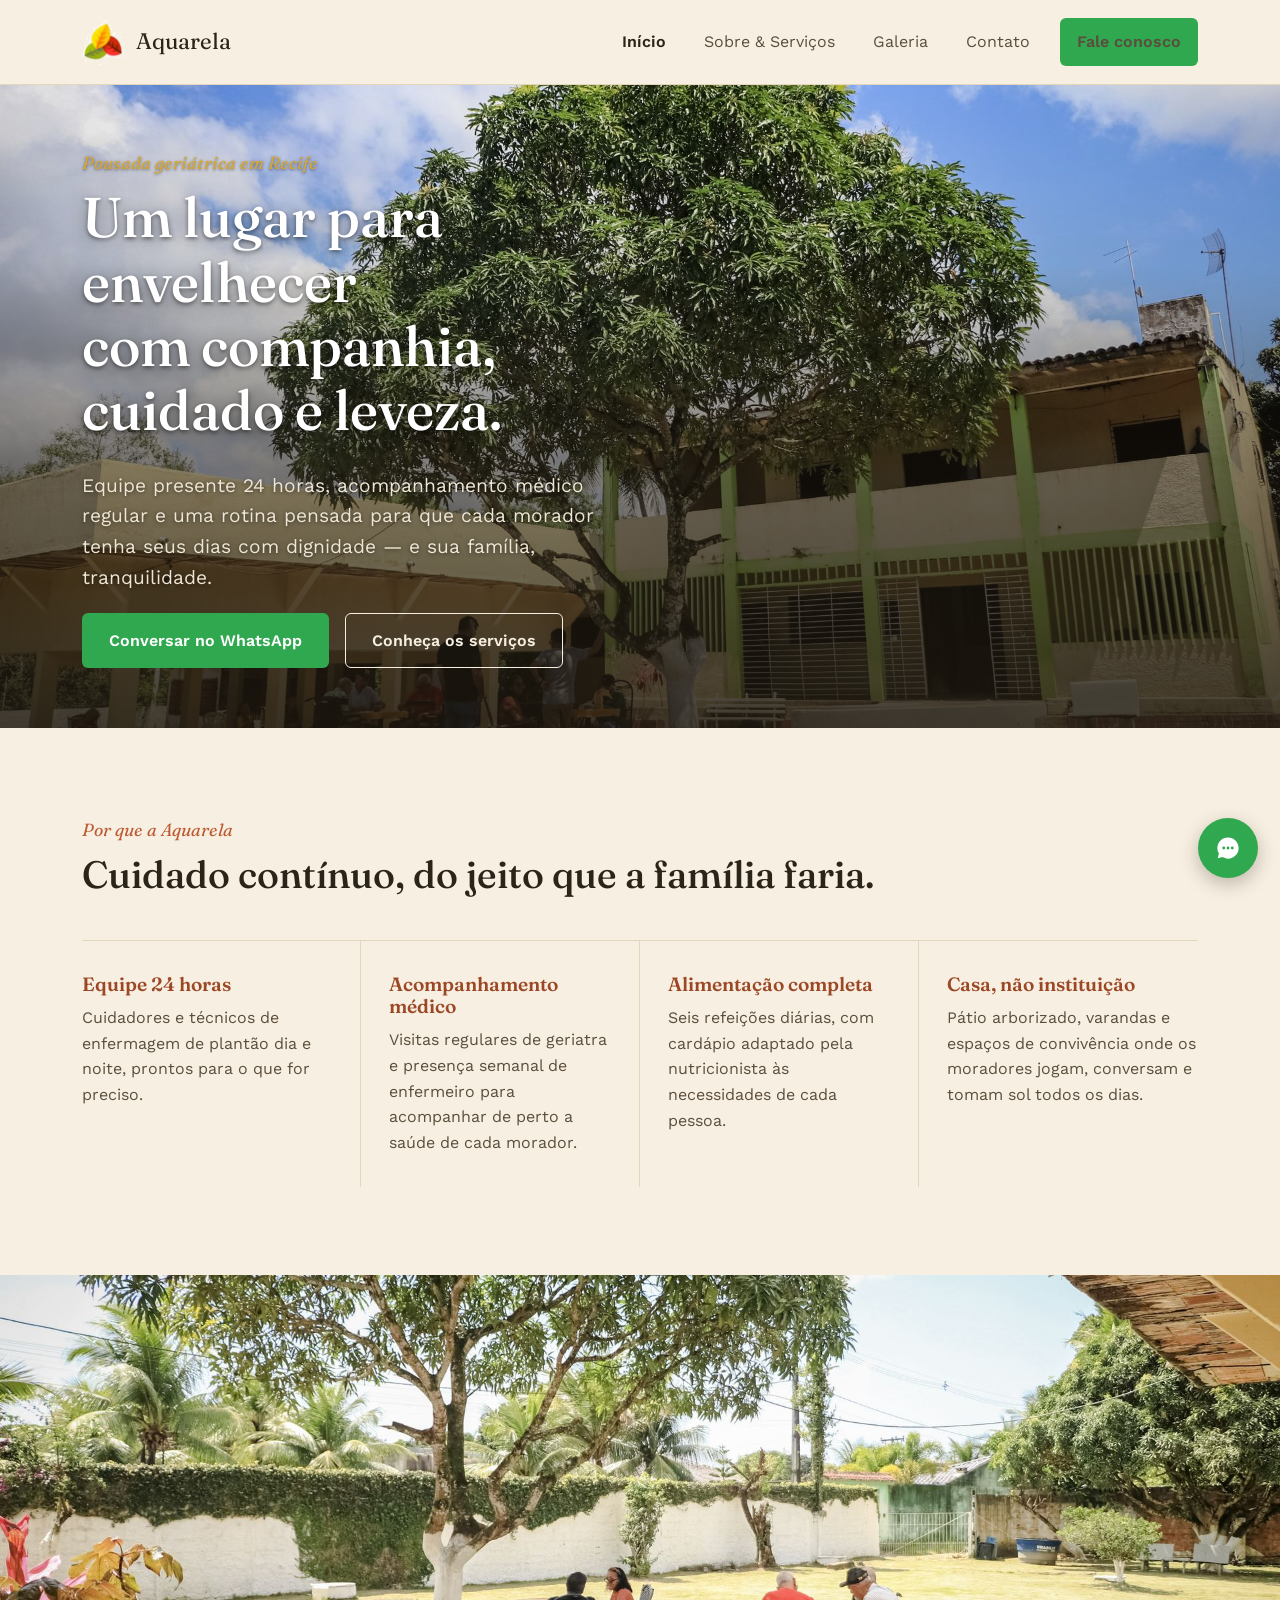
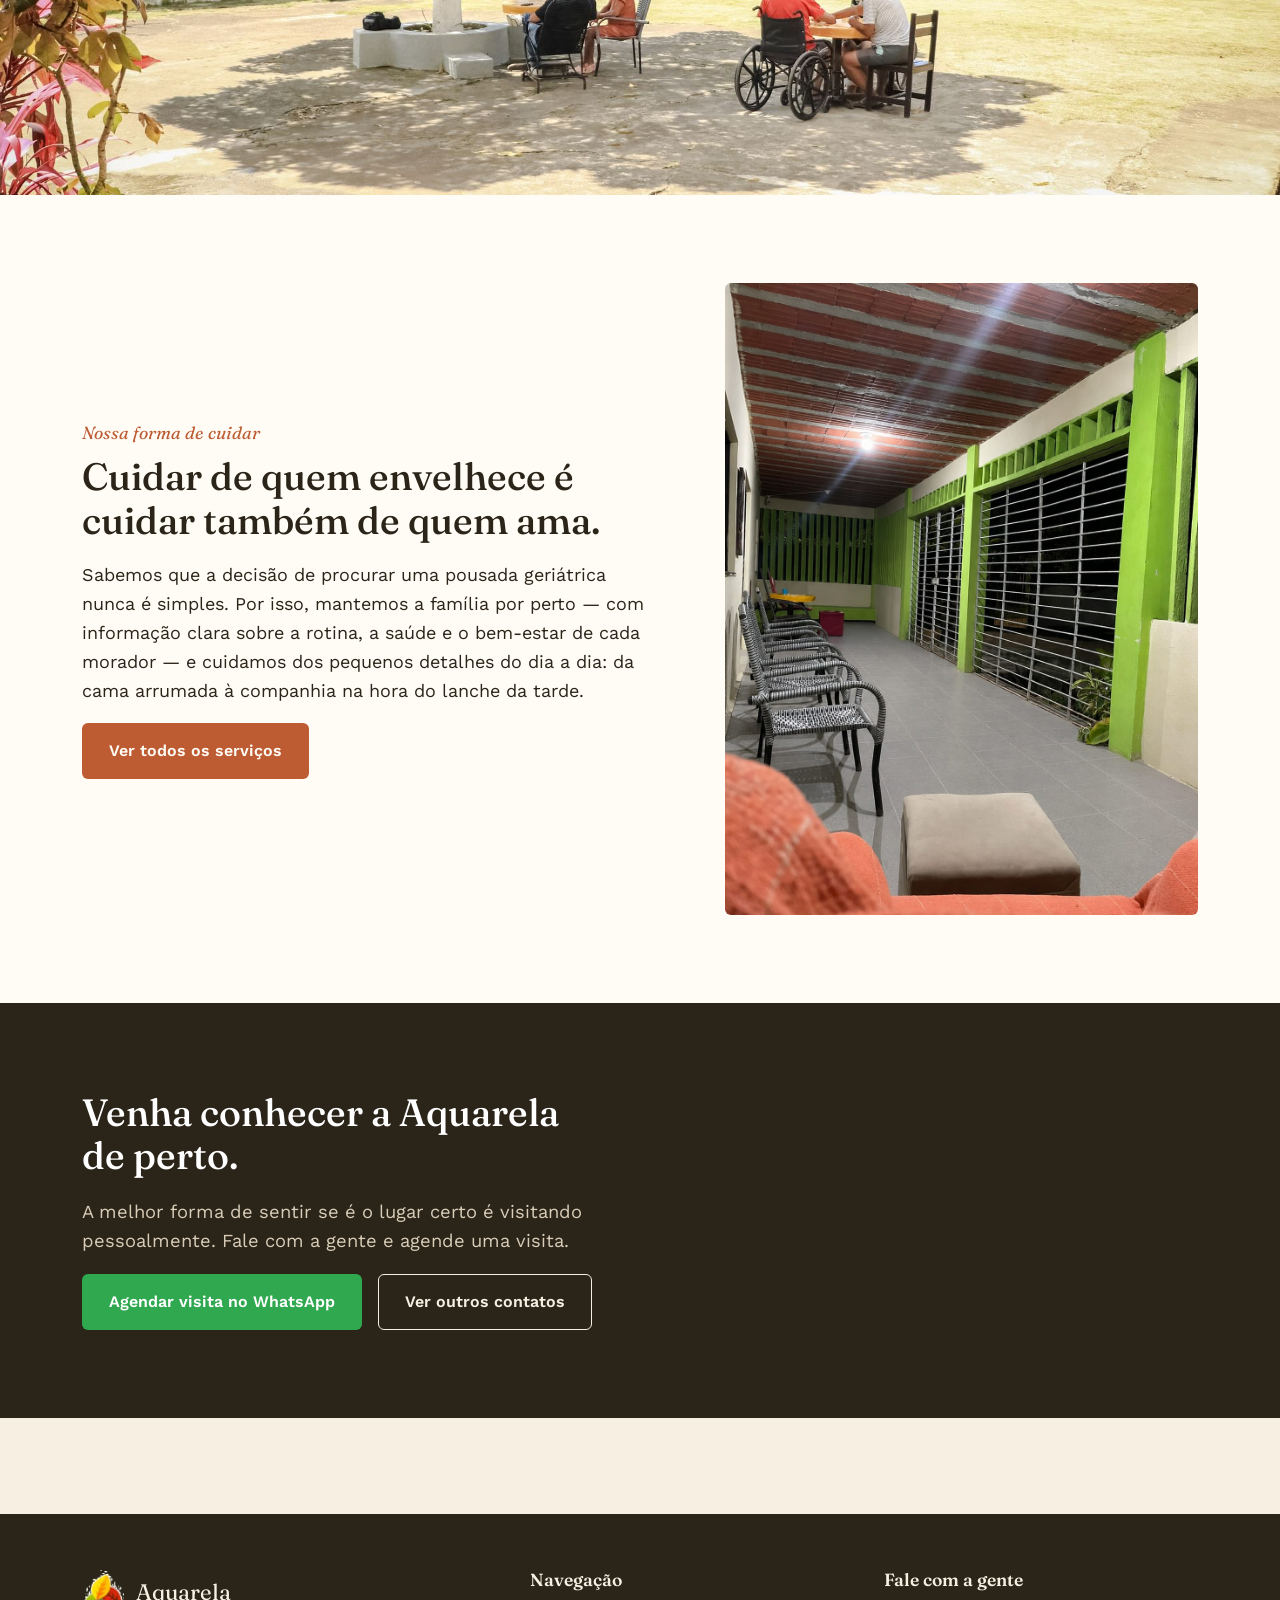
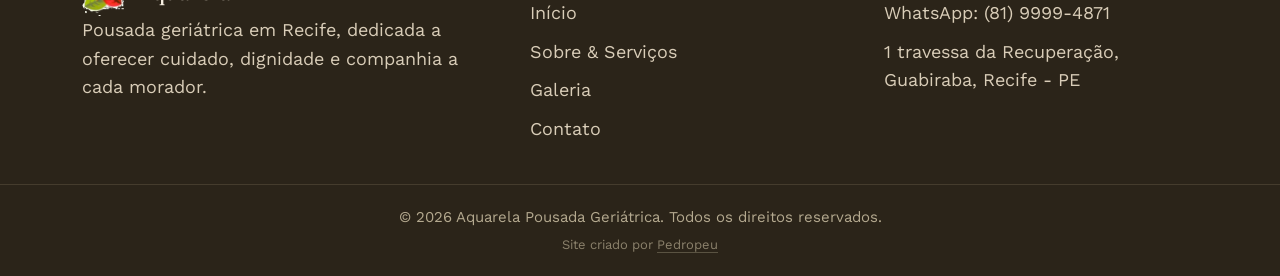
<file: index.html>
<!DOCTYPE html>
<html lang="pt-BR">
<head>
<meta charset="UTF-8">
<meta name="viewport" content="width=device-width, initial-scale=1.0">
<title>Aquarela Pousada Geriátrica — Cuidado e acolhimento em Recife</title>
<meta name="description" content="Pousada geriátrica em Recife com equipe multidisciplinar 24h, acompanhamento médico e de enfermagem, alimentação completa e um ambiente acolhedor para quem você ama.">
<link rel="canonical" href="https://aquarelapousadageriatrica.com.br/">
<meta property="og:type" content="website">
<meta property="og:locale" content="pt_BR">
<meta property="og:site_name" content="Aquarela Pousada Geriátrica">
<meta property="og:title" content="Aquarela Pousada Geriátrica — Cuidado e acolhimento em Recife">
<meta property="og:description" content="Pousada geriátrica em Recife com equipe multidisciplinar 24h, acompanhamento médico e de enfermagem, alimentação completa e um ambiente acolhedor para quem você ama.">
<meta property="og:url" content="https://aquarelapousadageriatrica.com.br/">
<meta property="og:image" content="https://aquarelapousadageriatrica.com.br/assets/og-image.jpg">
<meta name="twitter:card" content="summary_large_image">
<link rel="icon" href="assets/logo/logo-icon.png">
<link rel="preconnect" href="https://fonts.googleapis.com">
<link rel="preconnect" href="https://fonts.gstatic.com" crossorigin>
<link href="https://fonts.googleapis.com/css2?family=Fraunces:ital,opsz,wght@0,9..144,400;0,9..144,500;0,9..144,600;1,9..144,500&family=Work+Sans:wght@400;500;600;700&display=swap" rel="stylesheet">
<link rel="stylesheet" href="assets/css/base.css">
<link rel="stylesheet" href="style.css">
</head>
<body>

<header class="site-header">
  <div class="container">
    <a href="./" class="brand">
      <img src="assets/logo/logo-icon.png" alt="Aquarela Pousada Geriátrica">
      <span>Aquarela</span>
    </a>
    <button class="nav-toggle" aria-label="Abrir menu" aria-expanded="false">
      <svg viewBox="0 0 24 24" fill="none" stroke="currentColor" stroke-width="2"><line x1="3" y1="6" x2="21" y2="6"/><line x1="3" y1="12" x2="21" y2="12"/><line x1="3" y1="18" x2="21" y2="18"/></svg>
    </button>
    <nav class="main-nav">
      <a href="./" class="active">Início</a>
      <a href="sobre/index.html">Sobre &amp; Serviços</a>
      <a href="galeria/index.html">Galeria</a>
      <a href="contato/index.html">Contato</a>
      <a class="btn btn-whatsapp" href="https://wa.me/558199994871?text=Ol%C3%A1!%20Vim%20pelo%20site%20e%20gostaria%20de%20saber%20mais%20sobre%20a%20Aquarela%20Pousada." target="_blank" rel="noopener">Fale conosco</a>
    </nav>
  </div>
</header>

<main>

  <!-- HERO -->
  <section class="hero">
    <div class="hero-media">
      <img src="assets/photos/web/03.jpg" alt="Fachada da Aquarela Pousada Geriátrica, com uma grande mangueira no pátio central">
    </div>
    <div class="hero-text">
      <div class="container">
        <span class="kicker">Pousada geriátrica em Recife</span>
        <h1>Um lugar para envelhecer com&nbsp;companhia, cuidado e leveza.</h1>
        <p class="hero-lede">Equipe presente 24 horas, acompanhamento médico regular e uma rotina pensada para que cada morador tenha seus dias com dignidade — e sua família, tranquilidade.</p>
        <div class="hero-actions">
          <a class="btn btn-whatsapp" href="https://wa.me/558199994871?text=Ol%C3%A1!%20Vim%20pelo%20site%20e%20gostaria%20de%20saber%20mais%20sobre%20a%20Aquarela%20Pousada." target="_blank" rel="noopener">
            Conversar no WhatsApp
          </a>
          <a class="btn btn-outline hero-outline" href="sobre/index.html">Conheça os serviços</a>
        </div>
      </div>
    </div>
  </section>

  <!-- DIFERENCIAIS -->
  <section class="section">
    <div class="container">
      <span class="kicker">Por que a Aquarela</span>
      <h2>Cuidado contínuo, do jeito que a família faria.</h2>
      <div class="diferenciais reveal">
        <div class="diferencial">
          <h3>Equipe 24 horas</h3>
          <p>Cuidadores e técnicos de enfermagem de plantão dia e noite, prontos para o que for preciso.</p>
        </div>
        <div class="diferencial">
          <h3>Acompanhamento médico</h3>
          <p>Visitas regulares de geriatra e presença semanal de enfermeiro para acompanhar de perto a saúde de cada morador.</p>
        </div>
        <div class="diferencial">
          <h3>Alimentação completa</h3>
          <p>Seis refeições diárias, com cardápio adaptado pela nutricionista às necessidades de cada pessoa.</p>
        </div>
        <div class="diferencial">
          <h3>Casa, não instituição</h3>
          <p>Pátio arborizado, varandas e espaços de convivência onde os moradores jogam, conversam e tomam sol todos os dias.</p>
        </div>
      </div>
    </div>
  </section>

  <!-- FOTO DESTAQUE -->
  <section class="feature-photo">
    <img src="assets/photos/web/10.jpg" alt="Moradores conversam à sombra de uma árvore no pátio da pousada">
    <div class="feature-photo-caption container reveal">
      <p>Todos os dias, o pátio se enche de conversa, dominó e sombra de mangueira.</p>
    </div>
  </section>

  <!-- FILOSOFIA -->
  <section class="section section-alt">
    <div class="container philosophy reveal">
      <div>
        <span class="kicker">Nossa forma de cuidar</span>
        <h2>Cuidar de quem envelhece é cuidar também de quem ama.</h2>
        <p>Sabemos que a decisão de procurar uma pousada geriátrica nunca é simples. Por isso, mantemos a família por perto — com informação clara sobre a rotina, a saúde e o bem-estar de cada morador — e cuidamos dos pequenos detalhes do dia a dia: da cama arrumada à companhia na hora do lanche da tarde.</p>
        <a class="btn btn-primary" href="sobre/index.html">Ver todos os serviços</a>
      </div>
      <img src="assets/photos/web/14.jpg" alt="Varanda coberta e iluminada da pousada, com poltrona de vime">
    </div>
  </section>

  <!-- CTA FINAL -->
  <section class="cta-final">
    <div class="container reveal">
      <h2>Venha conhecer a Aquarela de perto.</h2>
      <p>A melhor forma de sentir se é o lugar certo é visitando pessoalmente. Fale com a gente e agende uma visita.</p>
      <div class="hero-actions">
        <a class="btn btn-whatsapp" href="https://wa.me/558199994871?text=Ol%C3%A1!%20Gostaria%20de%20agendar%20uma%20visita%20%C3%A0%20Aquarela%20Pousada." target="_blank" rel="noopener">Agendar visita no WhatsApp</a>
        <a class="btn btn-outline cta-outline" href="contato/index.html">Ver outros contatos</a>
      </div>
    </div>
  </section>

</main>

<footer class="site-footer">
  <div class="container">
    <div>
      <a href="./" class="brand">
        <img src="assets/logo/logo-icon.png" alt="Aquarela Pousada Geriátrica">
        <span>Aquarela</span>
      </a>
      <p>Pousada geriátrica em Recife, dedicada a oferecer cuidado, dignidade e companhia a cada morador.</p>
    </div>
    <div>
      <h4>Navegação</h4>
      <ul class="footer-links">
        <li><a href="./">Início</a></li>
        <li><a href="sobre/index.html">Sobre &amp; Serviços</a></li>
        <li><a href="galeria/index.html">Galeria</a></li>
        <li><a href="contato/index.html">Contato</a></li>
      </ul>
    </div>
    <div>
      <h4>Fale com a gente</h4>
      <ul class="footer-links">
        <li><a href="https://wa.me/558199994871" target="_blank" rel="noopener">WhatsApp: (81) 9999-4871</a></li>
        <li><a href="https://www.google.com/maps/search/?api=1&query=Aquarela+Pousada+Geri%C3%A1trica+Recife" target="_blank" rel="noopener">1 travessa da Recuperação, Guabiraba, Recife - PE</a></li>
      </ul>
    </div>
  </div>
  <div class="footer-bottom">© <span id="year"></span> Aquarela Pousada Geriátrica. Todos os direitos reservados.<span class="footer-credit">Site criado por <a href="https://pedropeudev.netlify.app/" target="_blank" rel="noopener">Pedropeu</a></span></div>
</footer>

<a href="https://wa.me/558199994871?text=Ol%C3%A1!%20Vim%20pelo%20site%20e%20gostaria%20de%20saber%20mais%20sobre%20a%20Aquarela%20Pousada." class="whatsapp-float" target="_blank" rel="noopener" aria-label="Conversar no WhatsApp">
  <span class="wa-tooltip">Fale no WhatsApp</span>
  <svg viewBox="0 0 24 24" fill="none" xmlns="http://www.w3.org/2000/svg">
    <path d="M12 3.5C7.30558 3.5 3.5 7.30558 3.5 12C3.5 13.6176 3.95602 15.1296 4.74537 16.4139L3.75 20.25L7.68752 19.2986C8.93818 19.9994 10.4247 20.5 12 20.5C16.6944 20.5 20.5 16.6944 20.5 12C20.5 7.30558 16.6944 3.5 12 3.5Z" fill="#fff"/>
    <circle cx="8.6" cy="12" r="1.15" fill="#2FA84F"/>
    <circle cx="12" cy="12" r="1.15" fill="#2FA84F"/>
    <circle cx="15.4" cy="12" r="1.15" fill="#2FA84F"/>
  </svg>
</a>

<script src="script.js"></script>
</body>
</html>
</file>
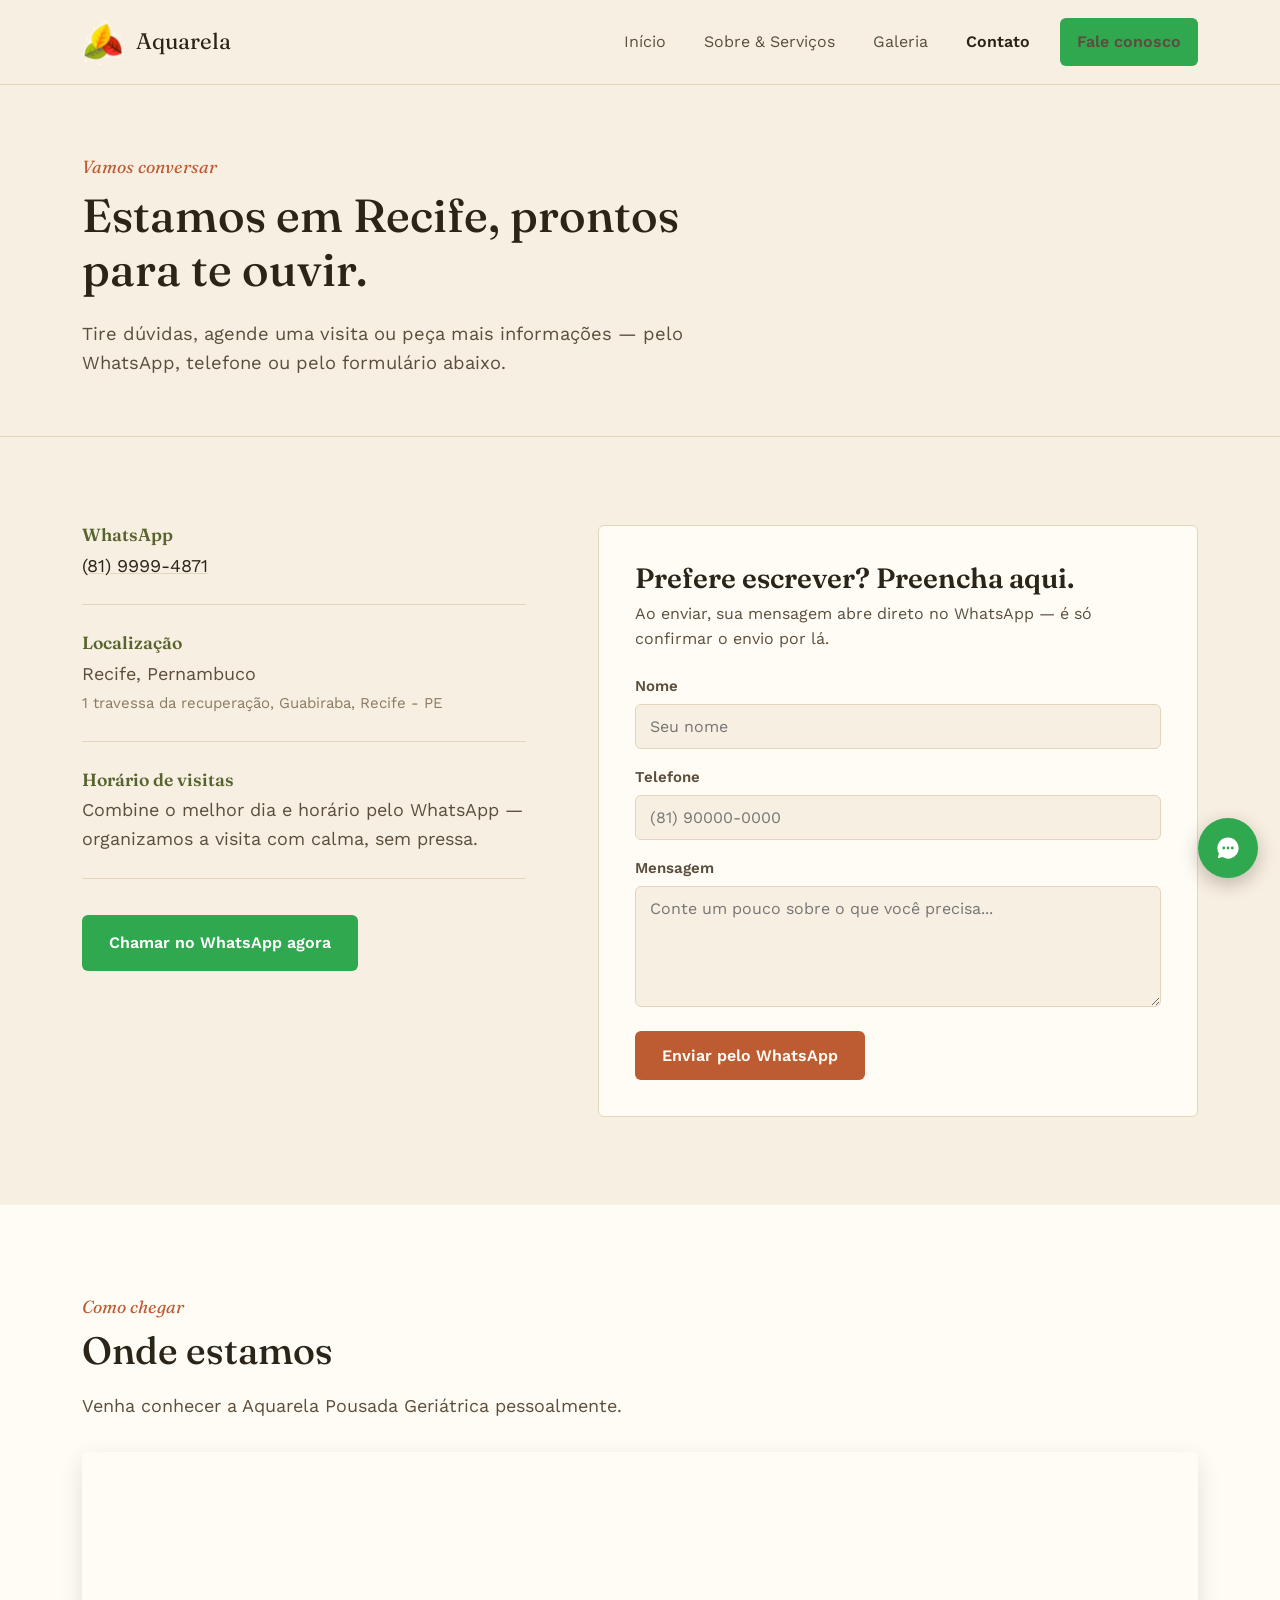
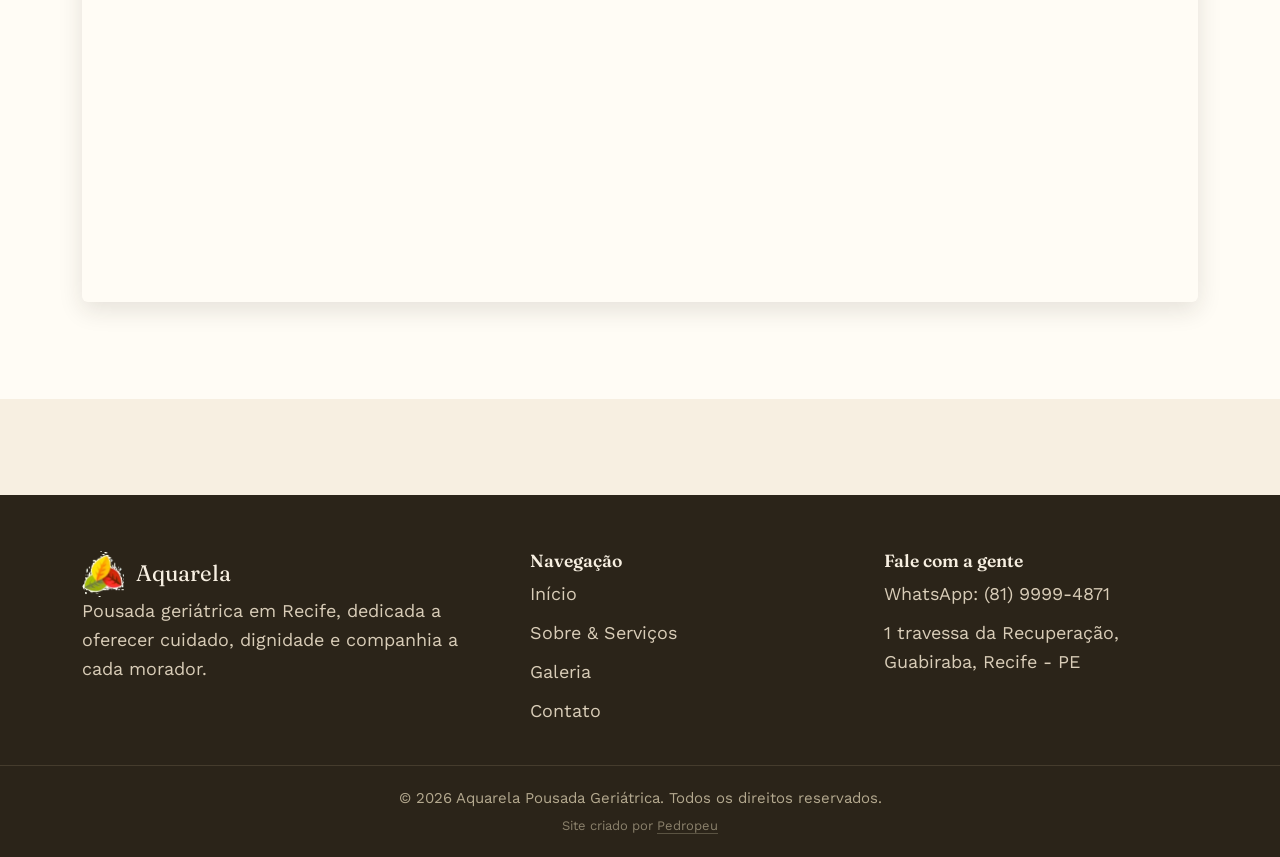
<file: contato/index.html>
<!DOCTYPE html>
<html lang="pt-BR">
<head>
<meta charset="UTF-8">
<meta name="viewport" content="width=device-width, initial-scale=1.0">
<title>Contato — Aquarela Pousada Geriátrica</title>
<meta name="description" content="Fale com a Aquarela Pousada Geriátrica em Recife. WhatsApp, telefone e formulário de contato.">
<link rel="canonical" href="https://aquarelapousadageriatrica.com.br/contato/">
<meta property="og:type" content="website">
<meta property="og:locale" content="pt_BR">
<meta property="og:site_name" content="Aquarela Pousada Geriátrica">
<meta property="og:title" content="Contato — Aquarela Pousada Geriátrica">
<meta property="og:description" content="Fale com a Aquarela Pousada Geriátrica em Recife. WhatsApp, telefone e formulário de contato.">
<meta property="og:url" content="https://aquarelapousadageriatrica.com.br/contato/">
<meta property="og:image" content="https://aquarelapousadageriatrica.com.br/assets/og-image.jpg">
<meta name="twitter:card" content="summary_large_image">
<link rel="icon" href="../assets/logo/logo-icon.png">
<link rel="preconnect" href="https://fonts.googleapis.com">
<link rel="preconnect" href="https://fonts.gstatic.com" crossorigin>
<link href="https://fonts.googleapis.com/css2?family=Fraunces:ital,opsz,wght@0,9..144,400;0,9..144,500;0,9..144,600;1,9..144,500&family=Work+Sans:wght@400;500;600;700&display=swap" rel="stylesheet">
<link rel="stylesheet" href="../assets/css/base.css">
<link rel="stylesheet" href="style.css">
</head>
<body>

<header class="site-header">
  <div class="container">
    <a href="../" class="brand">
      <img src="../assets/logo/logo-icon.png" alt="Aquarela Pousada Geriátrica">
      <span>Aquarela</span>
    </a>
    <button class="nav-toggle" aria-label="Abrir menu" aria-expanded="false">
      <svg viewBox="0 0 24 24" fill="none" stroke="currentColor" stroke-width="2"><line x1="3" y1="6" x2="21" y2="6"/><line x1="3" y1="12" x2="21" y2="12"/><line x1="3" y1="18" x2="21" y2="18"/></svg>
    </button>
    <nav class="main-nav">
      <a href="../">Início</a>
      <a href="../sobre/index.html">Sobre &amp; Serviços</a>
      <a href="../galeria/index.html">Galeria</a>
      <a href="../contato/index.html" class="active">Contato</a>
      <a class="btn btn-whatsapp" href="https://wa.me/558199994871?text=Ol%C3%A1!%20Vim%20pelo%20site%20e%20gostaria%20de%20saber%20mais%20sobre%20a%20Aquarela%20Pousada." target="_blank" rel="noopener">Fale conosco</a>
    </nav>
  </div>
</header>

<main>

  <section class="page-banner">
    <div class="container">
      <span class="kicker">Vamos conversar</span>
      <h1>Estamos em Recife, prontos para te ouvir.</h1>
      <p>Tire dúvidas, agende uma visita ou peça mais informações — pelo WhatsApp, telefone ou pelo formulário abaixo.</p>
    </div>
  </section>

  <section class="section">
    <div class="container contato-grid reveal">

      <div class="contato-info">
        <div class="info-item">
          <h3>WhatsApp</h3>
          <p><a href="https://wa.me/558199994871" target="_blank" rel="noopener">(81) 9999-4871</a></p>
        </div>
        <div class="info-item">
          <h3>Localização</h3>
          <p>Recife, Pernambuco<br><span class="info-note">1 travessa da recuperação, Guabiraba, Recife - PE</span></p>
        </div>
        <div class="info-item">
          <h3>Horário de visitas</h3>
          <p>Combine o melhor dia e horário pelo WhatsApp — organizamos a visita com calma, sem pressa.</p>
        </div>
        <a class="btn btn-whatsapp contato-whatsapp-btn" href="https://wa.me/558199994871?text=Ol%C3%A1!%20Gostaria%20de%20falar%20com%20a%20Aquarela%20Pousada." target="_blank" rel="noopener">Chamar no WhatsApp agora</a>
      </div>

      <form class="contato-form" id="contatoForm">
        <h3>Prefere escrever? Preencha aqui.</h3>
        <p class="form-lede">Ao enviar, sua mensagem abre direto no WhatsApp — é só confirmar o envio por lá.</p>

        <label for="nome">Nome</label>
        <input type="text" id="nome" name="nome" required placeholder="Seu nome">

        <label for="telefone">Telefone</label>
        <input type="tel" id="telefone" name="telefone" required placeholder="(81) 90000-0000">

        <label for="mensagem">Mensagem</label>
        <textarea id="mensagem" name="mensagem" rows="5" required placeholder="Conte um pouco sobre o que você precisa..."></textarea>

        <button type="submit" class="btn btn-primary">Enviar pelo WhatsApp</button>
      </form>

    </div>
  </section>

<section class="section section-alt mapa">
  <div class="container reveal">
    <span class="kicker">Como chegar</span>
    <h2>Onde estamos</h2>
    <p>Venha conhecer a Aquarela Pousada Geriátrica pessoalmente.</p>

    <iframe
      src="https://www.google.com/maps/embed?pb=!1m18!1m12!1m3!1d3951.4066367107757!2d-34.91918972425585!3d-7.95686127928783!2m3!1f0!2f0!2f0!3f0!3m2!1i1024!2i768!4f13.1!3m3!1m2!1s0x7ab17670c02b171%3A0xaef0d25744611fdb!2sAquarela%20Pousada%20Geri%C3%A1trica!5e0!3m2!1spt-BR!2sbr!4v1788280130873!5m2!1spt-BR!2sbr"
      width="100%"
      height="450"
      style="border:0;"
      allowfullscreen=""
      loading="lazy"
      referrerpolicy="strict-origin-when-cross-origin">
    </iframe>
  </div>
</section>

</main>

<footer class="site-footer">
  <div class="container">
    <div>
      <a href="../" class="brand">
        <img src="../assets/logo/logo-icon.png" alt="Aquarela Pousada Geriátrica">
        <span>Aquarela</span>
      </a>
      <p>Pousada geriátrica em Recife, dedicada a oferecer cuidado, dignidade e companhia a cada morador.</p>
    </div>
    <div>
      <h4>Navegação</h4>
      <ul class="footer-links">
        <li><a href="../">Início</a></li>
        <li><a href="../sobre/index.html">Sobre &amp; Serviços</a></li>
        <li><a href="../galeria/index.html">Galeria</a></li>
        <li><a href="../contato/index.html">Contato</a></li>
      </ul>
    </div>
    <div>
      <h4>Fale com a gente</h4>
      <ul class="footer-links">
        <li><a href="https://wa.me/558199994871" target="_blank" rel="noopener">WhatsApp: (81) 9999-4871</a></li>
        <li><a href="https://www.google.com/maps/search/?api=1&query=Aquarela+Pousada+Geri%C3%A1trica+Recife" target="_blank" rel="noopener">1 travessa da Recuperação, Guabiraba, Recife - PE</a></li>
      </ul>
    </div>
  </div>
  <div class="footer-bottom">© <span id="year"></span> Aquarela Pousada Geriátrica. Todos os direitos reservados.<span class="footer-credit">Site criado por <a href="https://pedropeudev.netlify.app/" target="_blank" rel="noopener">Pedropeu</a></span></div>
</footer>

<a href="https://wa.me/558199994871?text=Ol%C3%A1!%20Vim%20pelo%20site%20e%20gostaria%20de%20saber%20mais%20sobre%20a%20Aquarela%20Pousada." class="whatsapp-float" target="_blank" rel="noopener" aria-label="Conversar no WhatsApp">
  <span class="wa-tooltip">Fale no WhatsApp</span>
  <svg viewBox="0 0 24 24" fill="none" xmlns="http://www.w3.org/2000/svg">
    <path d="M12 3.5C7.30558 3.5 3.5 7.30558 3.5 12C3.5 13.6176 3.95602 15.1296 4.74537 16.4139L3.75 20.25L7.68752 19.2986C8.93818 19.9994 10.4247 20.5 12 20.5C16.6944 20.5 20.5 16.6944 20.5 12C20.5 7.30558 16.6944 3.5 12 3.5Z" fill="#fff"/>
    <circle cx="8.6" cy="12" r="1.15" fill="#2FA84F"/>
    <circle cx="12" cy="12" r="1.15" fill="#2FA84F"/>
    <circle cx="15.4" cy="12" r="1.15" fill="#2FA84F"/>
  </svg>
</a>

<script src="script.js"></script>
</body>
</html>
</file>
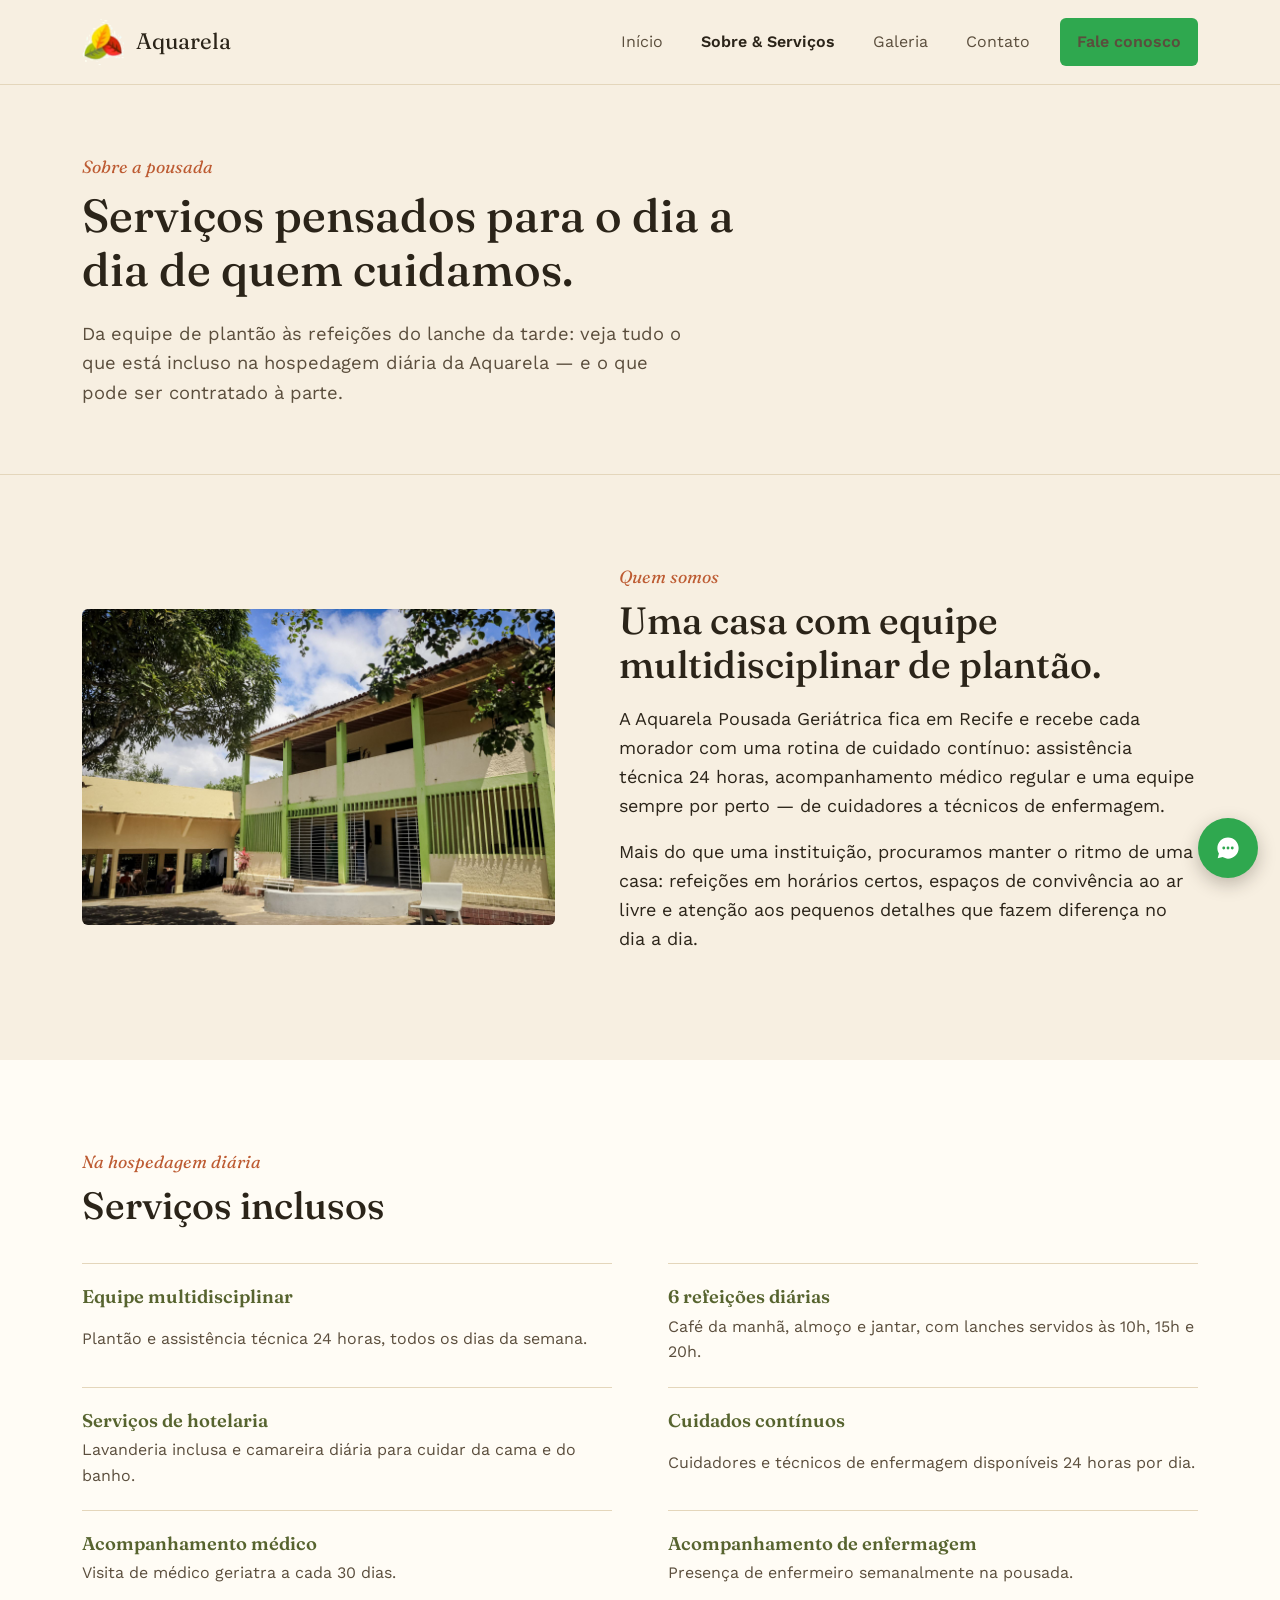
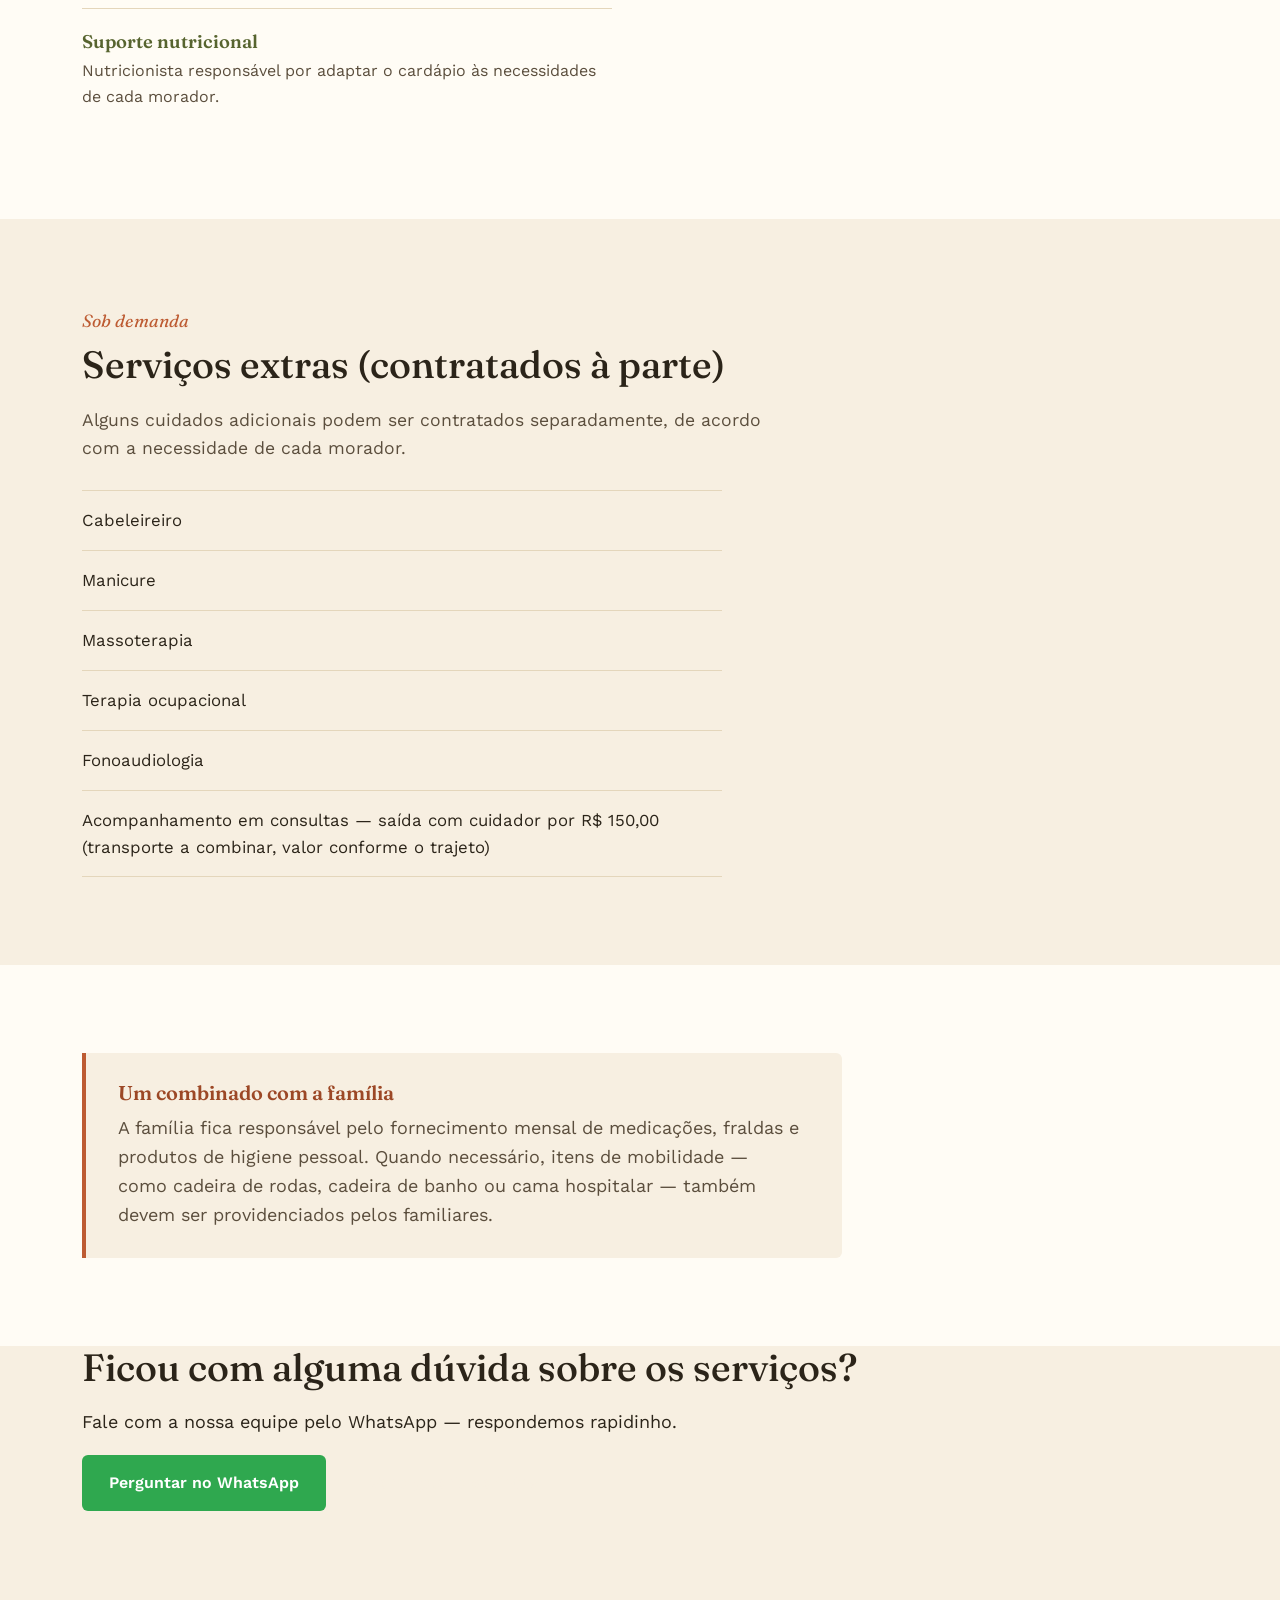
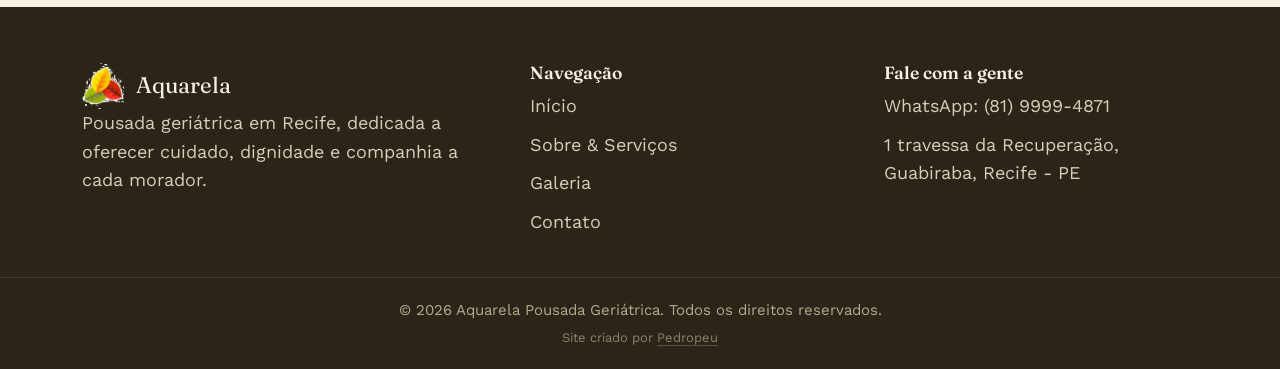
<file: sobre/index.html>
<!DOCTYPE html>
<html lang="pt-BR">
<head>
<meta charset="UTF-8">
<meta name="viewport" content="width=device-width, initial-scale=1.0">
<title>Sobre & Serviços — Aquarela Pousada Geriátrica</title>
<meta name="description" content="Conheça os serviços da Aquarela Pousada Geriátrica: equipe 24h, alimentação completa, acompanhamento médico e de enfermagem, e serviços extras sob demanda.">
<link rel="canonical" href="https://aquarelapousadageriatrica.com.br/sobre/">
<meta property="og:type" content="website">
<meta property="og:locale" content="pt_BR">
<meta property="og:site_name" content="Aquarela Pousada Geriátrica">
<meta property="og:title" content="Sobre & Serviços — Aquarela Pousada Geriátrica">
<meta property="og:description" content="Conheça os serviços da Aquarela Pousada Geriátrica: equipe 24h, alimentação completa, acompanhamento médico e de enfermagem, e serviços extras sob demanda.">
<meta property="og:url" content="https://aquarelapousadageriatrica.com.br/sobre/">
<meta property="og:image" content="https://aquarelapousadageriatrica.com.br/assets/og-image.jpg">
<meta name="twitter:card" content="summary_large_image">
<link rel="icon" href="../assets/logo/logo-icon.png">
<link rel="preconnect" href="https://fonts.googleapis.com">
<link rel="preconnect" href="https://fonts.gstatic.com" crossorigin>
<link href="https://fonts.googleapis.com/css2?family=Fraunces:ital,opsz,wght@0,9..144,400;0,9..144,500;0,9..144,600;1,9..144,500&family=Work+Sans:wght@400;500;600;700&display=swap" rel="stylesheet">
<link rel="stylesheet" href="../assets/css/base.css">
<link rel="stylesheet" href="style.css">
</head>
<body>

<header class="site-header">
  <div class="container">
    <a href="../" class="brand">
      <img src="../assets/logo/logo-icon.png" alt="Aquarela Pousada Geriátrica">
      <span>Aquarela</span>
    </a>
    <button class="nav-toggle" aria-label="Abrir menu" aria-expanded="false">
      <svg viewBox="0 0 24 24" fill="none" stroke="currentColor" stroke-width="2"><line x1="3" y1="6" x2="21" y2="6"/><line x1="3" y1="12" x2="21" y2="12"/><line x1="3" y1="18" x2="21" y2="18"/></svg>
    </button>
    <nav class="main-nav">
      <a href="../">Início</a>
      <a href="../sobre/index.html" class="active">Sobre &amp; Serviços</a>
      <a href="../galeria/index.html">Galeria</a>
      <a href="../contato/index.html">Contato</a>
      <a class="btn btn-whatsapp" href="https://wa.me/558199994871?text=Ol%C3%A1!%20Vim%20pelo%20site%20e%20gostaria%20de%20saber%20mais%20sobre%20a%20Aquarela%20Pousada." target="_blank" rel="noopener">Fale conosco</a>
    </nav>
  </div>
</header>

<main>

  <!-- FAIXA DE TÍTULO -->
  <section class="page-banner">
    <div class="container">
      <span class="kicker">Sobre a pousada</span>
      <h1>Serviços pensados para o dia a dia de quem cuidamos.</h1>
      <p>Da equipe de plantão às refeições do lanche da tarde: veja tudo o que está incluso na hospedagem diária da Aquarela — e o que pode ser contratado à parte.</p>
    </div>
  </section>

  <!-- SOBRE -->
  <section class="section sobre-intro">
    <div class="container sobre-grid reveal">
      <img src="../assets/photos/web/04.jpg" alt="Fachada lateral da Aquarela Pousada Geriátrica, com varanda em verde e detalhes em amarelo">
      <div>
        <span class="kicker">Quem somos</span>
        <h2>Uma casa com equipe multidisciplinar de plantão.</h2>
        <p>A Aquarela Pousada Geriátrica fica em Recife e recebe cada morador com uma rotina de cuidado contínuo: assistência técnica 24 horas, acompanhamento médico regular e uma equipe sempre por perto — de cuidadores a técnicos de enfermagem.</p>
        <p>Mais do que uma instituição, procuramos manter o ritmo de uma casa: refeições em horários certos, espaços de convivência ao ar livre e atenção aos pequenos detalhes que fazem diferença no dia a dia.</p>
      </div>
    </div>
  </section>

  <!-- SERVIÇOS INCLUSOS -->
  <section class="section section-alt">
    <div class="container">
      <span class="kicker">Na hospedagem diária</span>
      <h2>Serviços inclusos</h2>
      <div class="servicos-lista reveal">
        <div class="servico-item">
          <h3>Equipe multidisciplinar</h3>
          <p>Plantão e assistência técnica 24 horas, todos os dias da semana.</p>
        </div>
        <div class="servico-item">
          <h3>6 refeições diárias</h3>
          <p>Café da manhã, almoço e jantar, com lanches servidos às 10h, 15h e 20h.</p>
        </div>
        <div class="servico-item">
          <h3>Serviços de hotelaria</h3>
          <p>Lavanderia inclusa e camareira diária para cuidar da cama e do banho.</p>
        </div>
        <div class="servico-item">
          <h3>Cuidados contínuos</h3>
          <p>Cuidadores e técnicos de enfermagem disponíveis 24 horas por dia.</p>
        </div>
        <div class="servico-item">
          <h3>Acompanhamento médico</h3>
          <p>Visita de médico geriatra a cada 30 dias.</p>
        </div>
        <div class="servico-item">
          <h3>Acompanhamento de enfermagem</h3>
          <p>Presença de enfermeiro semanalmente na pousada.</p>
        </div>
        <div class="servico-item">
          <h3>Suporte nutricional</h3>
          <p>Nutricionista responsável por adaptar o cardápio às necessidades de cada morador.</p>
        </div>
      </div>
    </div>
  </section>

  <!-- SERVIÇOS EXTRAS -->
  <section class="section">
    <div class="container">
      <span class="kicker">Sob demanda</span>
      <h2>Serviços extras (contratados à parte)</h2>
      <p class="extras-lede">Alguns cuidados adicionais podem ser contratados separadamente, de acordo com a necessidade de cada morador.</p>
      <ul class="extras-lista reveal">
        <li>Cabeleireiro</li>
        <li>Manicure</li>
        <li>Massoterapia</li>
        <li>Terapia ocupacional</li>
        <li>Fonoaudiologia</li>
        <li>Acompanhamento em consultas — saída com cuidador por R$ 150,00 (transporte a combinar, valor conforme o trajeto)</li>
      </ul>
    </div>
  </section>

  <!-- NOTA IMPORTANTE -->
  <section class="section section-alt">
    <div class="container">
      <div class="nota-box reveal">
        <h3>Um combinado com a família</h3>
        <p>A família fica responsável pelo fornecimento mensal de medicações, fraldas e produtos de higiene pessoal. Quando necessário, itens de mobilidade — como cadeira de rodas, cadeira de banho ou cama hospitalar — também devem ser providenciados pelos familiares.</p>
      </div>
    </div>
  </section>

  <!-- CTA -->
  <section class="cta-final">
    <div class="container">
      <h2>Ficou com alguma dúvida sobre os serviços?</h2>
      <p>Fale com a nossa equipe pelo WhatsApp — respondemos rapidinho.</p>
      <div class="hero-actions">
        <a class="btn btn-whatsapp" href="https://wa.me/558199994871?text=Ol%C3%A1!%20Tenho%20uma%20d%C3%BAvida%20sobre%20os%20servi%C3%A7os%20da%20Aquarela%20Pousada." target="_blank" rel="noopener">Perguntar no WhatsApp</a>
        <a class="btn btn-outline cta-outline" href="../galeria/index.html">Ver a galeria de fotos</a>
      </div>
    </div>
  </section>

</main>

<footer class="site-footer">
  <div class="container">
    <div>
      <a href="../" class="brand">
        <img src="../assets/logo/logo-icon.png" alt="Aquarela Pousada Geriátrica">
        <span>Aquarela</span>
      </a>
      <p>Pousada geriátrica em Recife, dedicada a oferecer cuidado, dignidade e companhia a cada morador.</p>
    </div>
    <div>
      <h4>Navegação</h4>
      <ul class="footer-links">
        <li><a href="../">Início</a></li>
        <li><a href="../sobre/index.html">Sobre &amp; Serviços</a></li>
        <li><a href="../galeria/index.html">Galeria</a></li>
        <li><a href="../contato/index.html">Contato</a></li>
      </ul>
    </div>
    <div>
      <h4>Fale com a gente</h4>
      <ul class="footer-links">
        <li><a href="https://wa.me/558199994871" target="_blank" rel="noopener">WhatsApp: (81) 9999-4871</a></li>
        <li><a href="https://www.google.com/maps/search/?api=1&query=Aquarela+Pousada+Geri%C3%A1trica+Recife" target="_blank" rel="noopener">1 travessa da Recuperação, Guabiraba, Recife - PE</a></li>
      </ul>
    </div>
  </div>
  <div class="footer-bottom">© <span id="year"></span> Aquarela Pousada Geriátrica. Todos os direitos reservados.<span class="footer-credit">Site criado por <a href="https://pedropeudev.netlify.app/" target="_blank" rel="noopener">Pedropeu</a></span></div>
</footer>

<a href="https://wa.me/558199994871?text=Ol%C3%A1!%20Vim%20pelo%20site%20e%20gostaria%20de%20saber%20mais%20sobre%20a%20Aquarela%20Pousada." class="whatsapp-float" target="_blank" rel="noopener" aria-label="Conversar no WhatsApp">
  <span class="wa-tooltip">Fale no WhatsApp</span>
  <svg viewBox="0 0 24 24" fill="none" xmlns="http://www.w3.org/2000/svg">
    <path d="M12 3.5C7.30558 3.5 3.5 7.30558 3.5 12C3.5 13.6176 3.95602 15.1296 4.74537 16.4139L3.75 20.25L7.68752 19.2986C8.93818 19.9994 10.4247 20.5 12 20.5C16.6944 20.5 20.5 16.6944 20.5 12C20.5 7.30558 16.6944 3.5 12 3.5Z" fill="#fff"/>
    <circle cx="8.6" cy="12" r="1.15" fill="#2FA84F"/>
    <circle cx="12" cy="12" r="1.15" fill="#2FA84F"/>
    <circle cx="15.4" cy="12" r="1.15" fill="#2FA84F"/>
  </svg>
</a>

<script src="script.js"></script>
</body>
</html>
</file>
<file: assets/css/base.css>
/* =========================================================
   Aquarela Pousada Geriátrica — Base compartilhada
   Tokens de design, reset e tipografia usados por TODAS as páginas.
   Cada página tem seu próprio style.css para estilos específicos;
   este arquivo garante que cores, fontes e componentes comuns
   (cabeçalho, rodapé, botão do WhatsApp) fiquem iguais em todo o site.
   ========================================================= */

:root {
  /* Paleta — extraída da logo (folhas mostarda / terracota / oliva) */
  --cream:        #F7EFE1;   /* fundo principal */
  --paper:        #FFFCF5;   /* fundo de seções alternadas / cartões */
  --ink:          #2B2419;   /* texto principal */
  --ink-soft:     #5B4E3D;   /* texto secundário */
  --mustard:      #D9A72E;
  --mustard-dark: #B4841D;
  --terracotta:   #BD5B32;
  --terracotta-dark: #9C4826;
  --olive:        #6E7F3D;
  --olive-dark:   #57642F;
  --line:         #E4D6BB;   /* bordas / divisores */
  --whatsapp:     #2FA84F;
  --whatsapp-dark:#25873F;

  /* Tipografia */
  --font-display: "Fraunces", Georgia, "Times New Roman", serif;
  --font-body:    "Work Sans", "Segoe UI", Arial, sans-serif;

  /* Escala tipográfica (base 18px, ~1.25) */
  --fs-body:   1.125rem;   /* 18px */
  --fs-small:  0.9375rem;  /* 15px */
  --fs-h4:     1.375rem;   /* 22px */
  --fs-h3:     1.75rem;    /* 28px */
  --fs-h2:     2.375rem;   /* 38px */
  --fs-h1:     3.5rem;     /* 56px */

  --radius: 6px;
  --content-width: 1180px;
}

*, *::before, *::after { box-sizing: border-box; }

html { scroll-behavior: smooth; }

body {
  margin: 0;
  background: var(--cream);
  color: var(--ink);
  font-family: var(--font-body);
  font-size: var(--fs-body);
  line-height: 1.6;
  -webkit-font-smoothing: antialiased;
}

img { max-width: 100%; display: block; }

a { color: inherit; }

h1, h2, h3, h4 {
  font-family: var(--font-display);
  font-weight: 600;
  line-height: 1.15;
  margin: 0 0 0.5em;
  color: var(--ink);
}

h1 { font-size: var(--fs-h1); font-weight: 500; }
h2 { font-size: var(--fs-h2); font-weight: 500; }
h3 { font-size: var(--fs-h3); }
h4 { font-size: var(--fs-h4); }

p { margin: 0 0 1em; max-width: 62ch; }

.container {
  width: 100%;
  max-width: var(--content-width);
  margin: 0 auto;
  padding: 0 32px;
}

/* Foco visível para navegação por teclado */
a:focus-visible,
button:focus-visible,
input:focus-visible,
textarea:focus-visible {
  outline: 3px solid var(--olive);
  outline-offset: 3px;
}

@media (prefers-reduced-motion: reduce) {
  html { scroll-behavior: auto; }
  * { animation-duration: 0.01ms !important; transition-duration: 0.01ms !important; }
}

/* ---------- Botões ---------- */
.btn {
  display: inline-flex;
  align-items: center;
  gap: 10px;
  padding: 14px 26px;
  border-radius: var(--radius);
  font-family: var(--font-body);
  font-size: 1rem;
  font-weight: 600;
  text-decoration: none;
  border: 1.5px solid transparent;
  cursor: pointer;
  transition: background-color .15s ease, color .15s ease, border-color .15s ease, transform .1s ease;
}
.btn:active { transform: translateY(1px); }

.btn-primary {
  background: var(--terracotta);
  color: var(--paper);
}
.btn-primary:hover { background: var(--terracotta-dark); }

.btn-outline {
  background: transparent;
  border-color: var(--ink);
  color: var(--ink);
}
.btn-outline:hover { background: var(--ink); color: var(--paper); }

.btn-whatsapp {
  background: var(--whatsapp);
  color: #fff;
}
.btn-whatsapp:hover { background: var(--whatsapp-dark); }

/* ---------- Cabeçalho / navegação ---------- */
.site-header {
  position: sticky;
  top: 0;
  z-index: 40;
  background: var(--cream);
  border-bottom: 1px solid var(--line);
}

.site-header .container {
  display: flex;
  align-items: center;
  justify-content: space-between;
  min-height: 84px;
}

.brand {
  display: flex;
  align-items: center;
  gap: 12px;
  text-decoration: none;
}
.brand img { height: 46px; width: auto; }
.brand span {
  font-family: var(--font-display);
  font-size: 1.4rem;
  color: var(--ink);
}

.main-nav { display: flex; align-items: center; gap: 6px; }
.main-nav a {
  text-decoration: none;
  color: var(--ink-soft);
  font-size: 1rem;
  padding: 10px 16px;
  border-radius: var(--radius);
  transition: color .15s ease, background-color .15s ease;
}
.main-nav a:hover { color: var(--ink); background: var(--paper); }
.main-nav a.active { color: var(--ink); font-weight: 600; }

.main-nav .btn { margin-left: 8px; }

.nav-toggle {
  display: none;
  background: none;
  border: none;
  cursor: pointer;
  padding: 12px;
  margin: -12px;
  position: relative;
  z-index: 60;
  touch-action: manipulation;
  -webkit-tap-highlight-color: transparent;
}
.nav-toggle svg { width: 28px; height: 28px; display: block; }
.nav-toggle svg line {
  transform-box: fill-box;
  transform-origin: center;
  transition: transform .25s ease, opacity .2s ease;
}
/* Anima o ícone de 3 traços para um X quando o menu está aberto */
.nav-toggle[aria-expanded="true"] svg line:nth-child(1) { transform: translateY(6px) rotate(45deg); }
.nav-toggle[aria-expanded="true"] svg line:nth-child(2) { opacity: 0; }
.nav-toggle[aria-expanded="true"] svg line:nth-child(3) { transform: translateY(-6px) rotate(-45deg); }

@media (max-width: 860px) {
  .nav-toggle { display: block; }
  .main-nav {
    position: absolute;
    top: 100%;
    left: 0;
    right: 0;
    background: var(--cream);
    border-bottom: 1px solid var(--line);
    box-shadow: 0 12px 24px rgba(43, 36, 25, 0.12);
    flex-direction: column;
    align-items: stretch;
    padding: 0 24px;
    max-height: 0;
    overflow: hidden;
    opacity: 0;
    display: flex;
    transition: max-height .3s ease, opacity .25s ease, padding .3s ease;
  }
  .main-nav.open {
    max-height: 480px;
    opacity: 1;
    padding: 8px 24px 20px;
  }
  .main-nav a { padding: 14px 8px; border-bottom: 1px solid var(--line); }
  .main-nav .btn { margin: 14px 0 0; justify-content: center; }
}

/* ---------- Rodapé ---------- */
.site-footer {
  background: var(--ink);
  color: var(--cream);
  margin-top: 96px;
}
.site-footer .container {
  padding-top: 56px;
  padding-bottom: 40px;
  display: grid;
  grid-template-columns: 1.3fr 1fr 1fr;
  gap: 40px;
}
.site-footer h4 { color: var(--cream); font-size: 1.1rem; }
.site-footer a { text-decoration: none; color: #D9CDB8; }
.site-footer a:hover { color: var(--cream); }
.site-footer .brand span { color: var(--cream); }
.site-footer p { color: #D9CDB8; }
.footer-links { list-style: none; margin: 0; padding: 0; display: flex; flex-direction: column; gap: 10px; }
.footer-bottom {
  border-top: 1px solid #453C2D;
  padding: 20px 0;
  text-align: center;
  font-size: var(--fs-small);
  color: #B4A98F;
}
.footer-bottom .footer-credit {
  display: block;
  margin-top: 6px;
  font-size: 0.8125rem;
  opacity: .7;
}
.site-footer .footer-bottom .footer-credit a {
  color: inherit;
  text-decoration: underline;
  text-underline-offset: 3px;
  text-decoration-color: rgba(180, 169, 143, .5);
}
.site-footer .footer-bottom .footer-credit a:hover { color: var(--cream); opacity: 1; }
@media (max-width: 720px) {
  .site-footer .container { grid-template-columns: 1fr; gap: 32px; }
}

/* ---------- Botão flutuante do WhatsApp ---------- */
.whatsapp-float {
  position: fixed;
  bottom: 22px;
  right: 22px;
  z-index: 50;
  width: 60px;
  height: 60px;
  border-radius: 50%;
  background: var(--whatsapp);
  display: flex;
  align-items: center;
  justify-content: center;
  box-shadow: 0 6px 18px rgba(43, 36, 25, 0.28);
  text-decoration: none;
  transition: transform .15s ease, background-color .15s ease;
}
.whatsapp-float:hover { background: var(--whatsapp-dark); transform: scale(1.06); }
.whatsapp-float svg { width: 30px; height: 30px; }

.whatsapp-float .wa-tooltip {
  position: absolute;
  right: 72px;
  background: var(--ink);
  color: var(--cream);
  padding: 8px 14px;
  border-radius: var(--radius);
  font-size: var(--fs-small);
  font-family: var(--font-body);
  white-space: nowrap;
  opacity: 0;
  pointer-events: none;
  transition: opacity .15s ease;
}
.whatsapp-float:hover .wa-tooltip { opacity: 1; }

@media (max-width: 600px) {
  .whatsapp-float { width: 54px; height: 54px; bottom: 16px; right: 16px; }
  .whatsapp-float .wa-tooltip { display: none; }
}

/* ---------- Utilitários de seção ---------- */
.section { padding: 88px 0; }
.section-alt { background: var(--paper); }
@media (max-width: 720px) {
  .section { padding: 56px 0; }
}

.kicker {
  font-family: var(--font-display);
  font-style: italic;
  color: var(--terracotta);
  font-size: 1.1rem;
  margin-bottom: 8px;
  display: block;
}

/* ---------- Animações de entrada (scroll reveal) ----------
   Importante: por padrão o conteúdo fica TOTALMENTE VISÍVEL.
   A classe .reveal-pending (só adicionada via JS, e só quando o
   navegador suporta IntersectionObserver) é o que esconde o
   elemento antes de animar. Assim, se o JS falhar ou demorar,
   o visitante nunca fica sem ver o conteúdo. */
.reveal {
  opacity: 1;
  transform: none;
  transition: opacity .7s ease, transform .7s ease;
}
.reveal.reveal-pending {
  opacity: 0;
  transform: translateY(22px);
}
.reveal.is-visible {
  opacity: 1;
  transform: translateY(0);
}
@media (prefers-reduced-motion: reduce) {
  .reveal, .reveal.reveal-pending { opacity: 1; transform: none; transition: none; }
}

/* Pequenos toques de interatividade */
.diferencial, .servico-item, .info-item {
  transition: transform .2s ease;
}
.diferencial:hover, .servico-item:hover { transform: translateY(-3px); }

.brand img { transition: transform .3s ease; }
.brand:hover img { transform: rotate(-8deg) scale(1.06); }
</file>
<file: style.css>
/* ===== Início — estilos específicos desta página ===== */

.hero {
  position: relative;
  min-height: 640px;
  display: flex;
  align-items: flex-end;
  overflow: hidden;
}
.hero-media {
  position: absolute;
  inset: 0;
}
.hero-media img {
  width: 100%;
  height: 100%;
  object-fit: cover;
}
.hero-media::after {
  content: "";
  position: absolute;
  inset: 0;
  background: linear-gradient(0deg, rgba(30, 24, 15, .82) 0%, rgba(30, 24, 15, .5) 42%, rgba(30, 24, 15, .12) 72%, rgba(30, 24, 15, 0) 100%);
}
.hero-text {
  position: relative;
  width: 100%;
  padding: 64px 0 60px;
  color: var(--cream);
}
.hero-text .kicker { color: var(--mustard); text-shadow: 0 1px 3px rgba(0, 0, 0, .5); }
.hero-text h1 {
  color: #fff;
  max-width: 14ch;
  font-size: clamp(1.9rem, 6vw, var(--fs-h1));
  overflow-wrap: break-word;
  text-shadow: 0 2px 4px rgba(0, 0, 0, .45), 0 4px 18px rgba(0, 0, 0, .35);
}
@media (max-width: 420px) {
  .hero-text h1 { max-width: 100%; font-size: 1.85rem; }
}
.hero-lede {
  color: #EFE6D3;
  font-size: 1.2rem;
  max-width: 46ch;
  text-shadow: 0 1px 4px rgba(0, 0, 0, .5);
}
.hero-actions {
  display: flex;
  gap: 16px;
  flex-wrap: wrap;
  margin-top: 8px;
}
.hero-outline, .cta-outline {
  border-color: var(--cream);
  color: var(--cream);
}
.hero-outline:hover, .cta-outline:hover { background: var(--cream); color: var(--ink); }

@media (max-width: 640px) {
  .hero { min-height: 560px; }
}

/* Diferenciais */
.diferenciais {
  margin-top: 44px;
  display: grid;
  grid-template-columns: repeat(4, 1fr);
  gap: 0;
  border-top: 1px solid var(--line);
}
.diferencial {
  padding: 32px 28px 32px 0;
  border-right: 1px solid var(--line);
}
.diferencial:last-child { border-right: none; padding-right: 0; }
.diferencial:not(:first-child) { padding-left: 28px; }
.diferencial h3 { font-size: 1.2rem; margin-bottom: 10px; color: var(--terracotta-dark); }
.diferencial p { font-size: 1rem; color: var(--ink-soft); margin: 0; }

@media (max-width: 900px) {
  .diferenciais { grid-template-columns: 1fr 1fr; }
  .diferencial { border-right: none; border-bottom: 1px solid var(--line); padding: 26px 0; }
  .diferencial:nth-child(odd) { padding-right: 20px; }
  .diferencial:nth-child(even) { padding-left: 20px; }
}
@media (max-width: 560px) {
  .diferenciais { grid-template-columns: 1fr; }
  .diferencial { padding: 22px 0 !important; }
}

/* Foto destaque */
.feature-photo { position: relative; }
.feature-photo img {
  width: 100%;
  height: min(60vh, 520px);
  object-fit: cover;
}
.feature-photo-caption {
  position: absolute;
  bottom: 24px;
  left: 0; right: 0;
}
.feature-photo-caption p {
  display: inline-block;
  background: rgba(43,36,25,.78);
  color: var(--cream);
  padding: 12px 20px;
  border-radius: var(--radius);
  font-family: var(--font-display);
  font-style: italic;
  font-size: 1.05rem;
  margin: 0;
}

/* Filosofia */
.philosophy {
  display: grid;
  grid-template-columns: 1.1fr 0.9fr;
  gap: 64px;
  align-items: center;
}
.philosophy img { border-radius: var(--radius); }
@media (max-width: 860px) {
  .philosophy { grid-template-columns: 1fr; gap: 32px; }
  .philosophy img { order: -1; }
}

/* CTA final */
.cta-final {
  background: var(--ink);
  color: var(--cream);
  padding: 88px 0;
  text-align: left;
}
.cta-final h2 { color: #fff; max-width: 20ch; }
.cta-final p { color: #D9CDB8; font-size: 1.15rem; max-width: 50ch; }
</file>
<file: contato/style.css>
/* ===== Contato — estilos específicos desta página ===== */

.page-banner {
  padding: 68px 0 40px;
  border-bottom: 1px solid var(--line);
}
.page-banner h1 { max-width: 20ch; font-size: clamp(2rem, 4vw, 2.9rem); }
.page-banner p { font-size: 1.15rem; color: var(--ink-soft); max-width: 56ch; }

.contato-grid {
  display: grid;
  grid-template-columns: 0.85fr 1.15fr;
  gap: 72px;
}
@media (max-width: 860px) {
  .contato-grid { grid-template-columns: 1fr; gap: 44px; }
}

.contato-info { display: flex; flex-direction: column; gap: 28px; }
.info-item { padding-bottom: 24px; border-bottom: 1px solid var(--line); }
.info-item h3 { font-size: 1.1rem; color: var(--olive-dark); margin-bottom: 6px; }
.info-item p { margin: 0; color: var(--ink-soft); }
.info-item a { color: var(--ink); text-decoration: underline; text-decoration-color: var(--line); }
.info-note { font-size: var(--fs-small); color: #8A7B62; }
.contato-whatsapp-btn { margin-top: 8px; align-self: flex-start; }

.contato-form {
  background: var(--paper);
  border: 1px solid var(--line);
  border-radius: var(--radius);
  padding: 36px;
  display: flex;
  flex-direction: column;
}
.contato-form h3 { margin-bottom: 6px; }
.form-lede { color: var(--ink-soft); font-size: 1rem; margin-bottom: 22px; }
.contato-form label {
  font-size: var(--fs-small);
  color: var(--ink-soft);
  margin-bottom: 6px;
  margin-top: 16px;
  font-weight: 600;
}
.contato-form label:first-of-type { margin-top: 0; }
.contato-form input,
.contato-form textarea {
  font-family: var(--font-body);
  font-size: 1rem;
  padding: 12px 14px;
  border: 1.5px solid var(--line);
  border-radius: var(--radius);
  background: var(--cream);
  color: var(--ink);
  resize: vertical;
}
.contato-form input:focus,
.contato-form textarea:focus {
  border-color: var(--olive);
  outline: none;
}
.contato-form button { margin-top: 24px; align-self: flex-start; }

.mapa p { color: var(--ink-soft); margin-bottom: 24px; }

.mapa iframe {
    width: 100%;
    height: 450px;
    border: 0;
    border-radius: var(--radius);
    box-shadow: 0 8px 25px rgba(43, 36, 25, 0.12);
    margin-top: 8px;
}
</file>
<file: sobre/style.css>
/* ===== Sobre & Serviços — estilos específicos desta página ===== */

.page-banner {
  padding: 68px 0 48px;
  border-bottom: 1px solid var(--line);
}
.page-banner h1 { max-width: 22ch; font-size: clamp(2rem, 4vw, 2.9rem); }
.page-banner p { font-size: 1.15rem; color: var(--ink-soft); max-width: 56ch; }

.sobre-grid {
  display: grid;
  grid-template-columns: 0.9fr 1.1fr;
  gap: 64px;
  align-items: center;
}
.sobre-grid img { border-radius: var(--radius); }
@media (max-width: 860px) {
  .sobre-grid { grid-template-columns: 1fr; gap: 32px; }
}

/* Serviços inclusos — lista com divisores, não cartões genéricos */
.servicos-lista {
  margin-top: 36px;
  display: grid;
  grid-template-columns: 1fr 1fr;
  column-gap: 56px;
}
.servico-item {
  padding: 22px 0;
  border-top: 1px solid var(--line);
  display: grid;
  grid-template-columns: 1fr;
}
.servico-item h3 {
  font-size: 1.15rem;
  margin-bottom: 6px;
  color: var(--olive-dark);
}
.servico-item p { margin: 0; color: var(--ink-soft); font-size: 1rem; }

@media (max-width: 760px) {
  .servicos-lista { grid-template-columns: 1fr; column-gap: 0; }
}

/* Extras */
.extras-lede { font-size: 1.1rem; color: var(--ink-soft); margin-top: 14px; }
.extras-lista {
  list-style: none;
  margin: 28px 0 0;
  padding: 0;
  max-width: 640px;
}
.extras-lista li {
  padding: 16px 0;
  border-top: 1px solid var(--line);
  font-size: 1.05rem;
}
.extras-lista li:last-child { border-bottom: 1px solid var(--line); }

/* Nota importante */
.nota-box {
  border-left: 4px solid var(--terracotta);
  background: var(--cream);
  padding: 28px 32px;
  border-radius: 0 var(--radius) var(--radius) 0;
  max-width: 760px;
}
.nota-box h3 { color: var(--terracotta-dark); font-size: 1.25rem; }
.nota-box p { margin: 0; color: var(--ink-soft); }

.cta-final .hero-actions { display: flex; gap: 16px; flex-wrap: wrap; margin-top: 8px; }
.cta-outline { border-color: var(--cream); color: var(--cream); }
.cta-outline:hover { background: var(--cream); color: var(--ink); }
</file>
